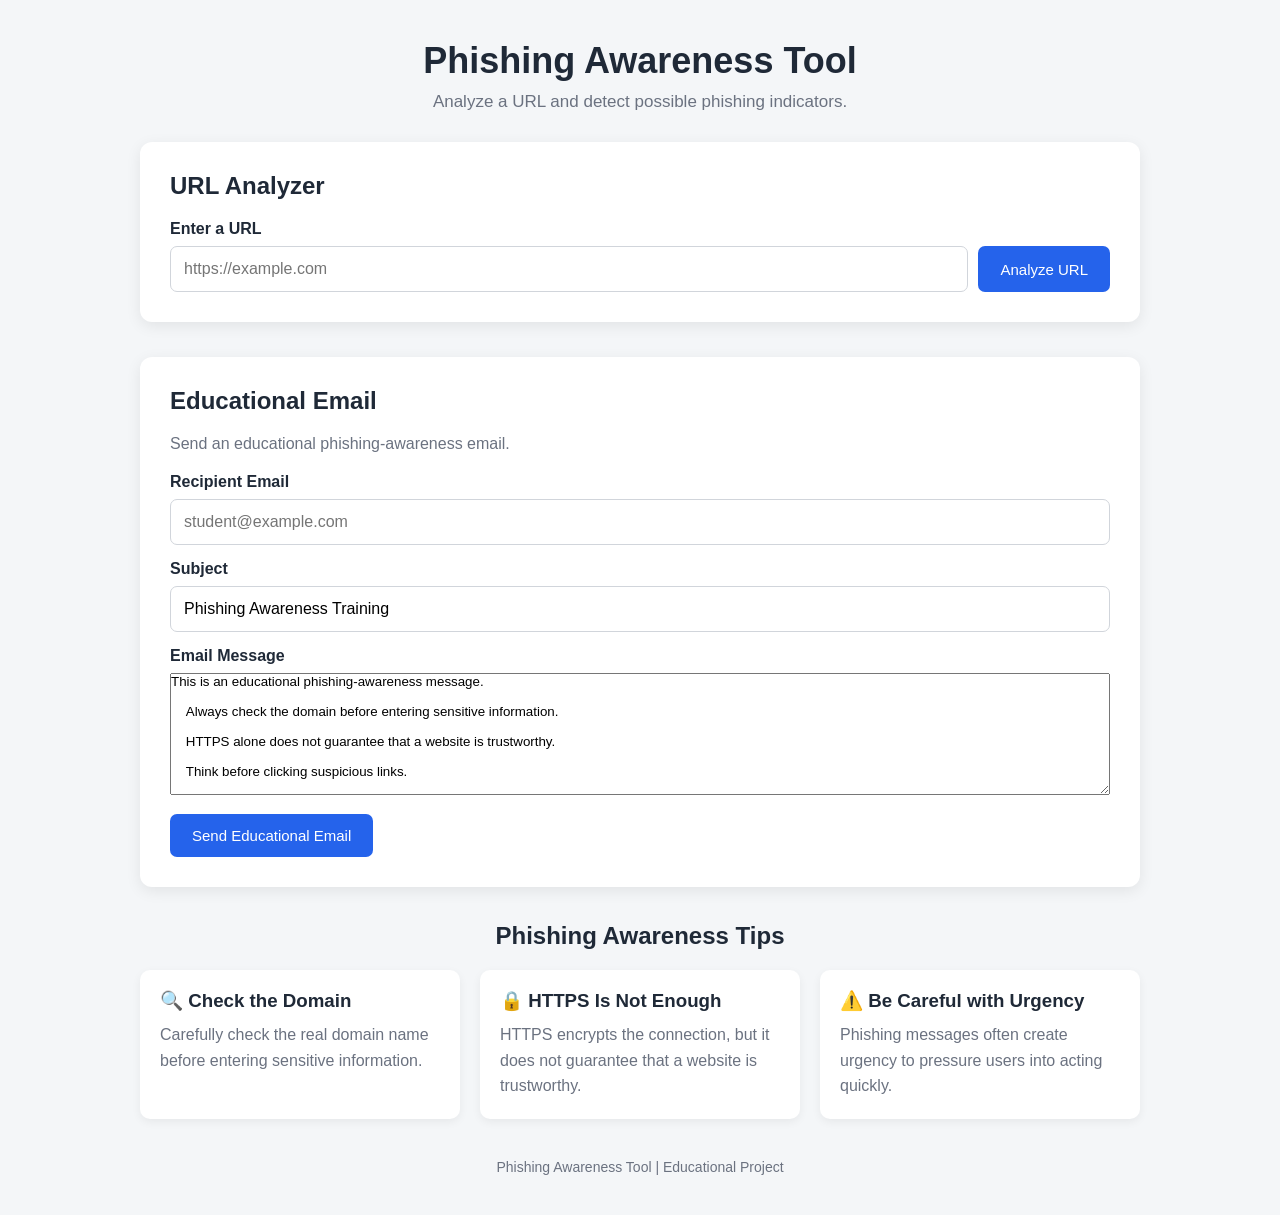
<file: templates/index.html>
<!DOCTYPE html>
<html lang="en">

<head>

    <meta charset="UTF-8">

    <meta
        name="viewport"
        content="width=device-width, initial-scale=1.0"
    >

    <title>Phishing Awareness Tool</title>

    <link
        rel="stylesheet"
        href="/static/css/style.css?v=5"
    >

</head>


<body>

<div class="container">


    <!-- Header -->

    <header class="header">

        <h1>
            Phishing Awareness Tool
        </h1>

        <p>
            Analyze a URL and detect
            possible phishing indicators.
        </p>

    </header>


    <!-- Main Card -->

    <main class="card">

        <h2>
            URL Analyzer
        </h2>


        <form id="analyzeForm">

            <label for="urlInput">
                Enter a URL
            </label>


            <div class="input-group">

                <input
                    type="text"
                    id="urlInput"
                    placeholder="https://example.com"
                    required
                >


                <button type="submit">
                    Analyze URL
                </button>

            </div>

        </form>


        <!-- Loading -->

        <div
            id="loading"
            class="hidden"
        >

            <p>
                Analyzing URL...
            </p>

        </div>


        <!-- Results -->

        <section
            id="result"
            class="result hidden"
        >

            <h2>
                Analysis Result
            </h2>


            <!-- Risk -->

            <div class="risk-card">

                <div class="risk-score-circle">

                    <span id="riskScore">
                        0
                    </span>

                    <small>
                        /100
                    </small>

                </div>


                <div class="risk-info">

                    <p class="risk-title">
                        Risk Level
                    </p>


                    <span
                        id="riskLevel"
                        class="risk-badge"
                    >
                        Unknown
                    </span>

                </div>

            </div>


            <!-- Risk Bar -->

            <div class="risk-bar-container">

                <div class="risk-bar">

                    <div
                        id="riskBar"
                        class="risk-bar-fill"
                    ></div>

                </div>

            <div id="riskSummary" class="risk-summary">
                Waiting for analysis...
            </div>


                <div class="risk-scale">

                    <span>
                        Safe
                    </span>

                    <span>
                        Suspicious
                    </span>

                    <span>
                        High Risk
                    </span>

                </div>

            </div>


            <!-- URL Information -->

            <div class="url-details">

                <h3>
                    URL Information
                </h3>


                <div class="result-item">

                    <span class="label">
                        Hostname:
                    </span>

                    <span id="hostname">
                        -
                    </span>

                </div>


                <div class="result-item">

                    <span class="label">
                        Registered Domain:
                    </span>

                    <span id="registeredDomain">
                        -
                    </span>

                </div>


                <div class="result-item">

                    <span class="label">
                        Subdomain:
                    </span>

                    <span id="subdomain">
                        -
                    </span>

                </div>


                <div class="result-item">

                    <span class="label">
                        Protocol:
                    </span>

                    <span id="protocol">
                        -
                    </span>

                </div>


                <div class="result-item">

                    <span class="label">
                        Subdomain Levels:
                    </span>

                    <span id="subdomainLevels">
                        -
                    </span>

                </div>


                <div class="result-item">

                    <span class="label">
                        TLD:
                    </span>

                    <span id="tld">
                        -
                    </span>

                </div>


                <div class="result-item">

                    <span class="label">
                        Query Parameters:
                    </span>

                    <span id="queryParameterCount">
                        0
                    </span>

                </div>

            </div>


            <!-- Indicators -->

            <div class="reasons-section">

                <h3>
                    Detected Indicators
                </h3>


                <ul id="reasonsList">
                </ul>

            </div>

        </section>


        <!-- Error -->

        <div
            id="error"
            class="error hidden"
        >

            <p id="errorMessage">
                Something went wrong.
            </p>

        </div>

    </main>

    <section class="card email-card">

        <h2>Educational Email</h2>

        <p class="email-description">
            Send an educational phishing-awareness email.
        </p>

        <form id="emailForm">

            <label for="recipientInput">
                Recipient Email
            </label>

            <input
                type="email"
                id="recipientInput"
                placeholder="student@example.com"
                required
            >

            <label for="subjectInput">
                Subject
            </label>

            <input
                type="text"
                id="subjectInput"
                value="Phishing Awareness Training"
                required
            >

            <label for="bodyInput">
                Email Message
            </label>

            <textarea
                id="bodyInput"
                rows="8"
                required
            >This is an educational phishing-awareness message.

    Always check the domain before entering sensitive information.

    HTTPS alone does not guarantee that a website is trustworthy.

    Think before clicking suspicious links.</textarea>

            <button type="submit">
                Send Educational Email
            </button>

        </form>

        <div
            id="emailStatus"
            class="email-status hidden"
        ></div>

    </section>



    <!-- Awareness -->

    <section class="awareness">

        <h2>
            Phishing Awareness Tips
        </h2>


        <div class="tips">


            <div class="tip">

                <h3>
                    🔍 Check the Domain
                </h3>

                <p>
                    Carefully check the real
                    domain name before entering
                    sensitive information.
                </p>

            </div>


            <div class="tip">

                <h3>
                    🔒 HTTPS Is Not Enough
                </h3>

                <p>
                    HTTPS encrypts the connection,
                    but it does not guarantee that
                    a website is trustworthy.
                </p>

            </div>


            <div class="tip">

                <h3>
                    ⚠️ Be Careful with Urgency
                </h3>

                <p>
                    Phishing messages often create
                    urgency to pressure users into
                    acting quickly.
                </p>

            </div>


        </div>

    </section>


    <!-- Footer -->

    <footer>

        <p>
            Phishing Awareness Tool |
            Educational Project
        </p>

    </footer>


</div>


<script
    src="/static/js/script.js?v=5"
></script>


</body>

</html>
</file>
<file: static/css/style.css>
* {
    box-sizing: border-box;
    margin: 0;
    padding: 0;
}


body {
    font-family: Arial, sans-serif;
    background: #f4f6f8;
    color: #1f2937;
    min-height: 100vh;
}


.container {
    width: 90%;
    max-width: 1000px;
    margin: 0 auto;
    padding: 40px 0;
}


/* Header */

.header {
    text-align: center;
    margin-bottom: 30px;
}


.header h1 {
    font-size: 36px;
    margin-bottom: 10px;
}


.header p {
    color: #6b7280;
    font-size: 17px;
}


/* Main Card */

.card {
    background: white;
    border-radius: 12px;
    padding: 30px;
    box-shadow:
        0 4px 15px
        rgba(0, 0, 0, 0.08);
}


.card h2 {
    margin-bottom: 20px;
}


/* Form */

label {
    display: block;
    margin-bottom: 8px;
    font-weight: bold;
}


.input-group {
    display: flex;
    gap: 10px;
}


input {
    flex: 1;
    padding: 13px;
    border: 1px solid #d1d5db;
    border-radius: 7px;
    font-size: 16px;
}


input:focus {
    outline: none;
    border-color: #2563eb;
}


button {
    padding: 13px 22px;
    border: none;
    border-radius: 7px;
    background: #2563eb;
    color: white;
    font-size: 15px;
    cursor: pointer;
}


button:hover {
    background: #1d4ed8;
}


/* Hidden */

.hidden {
    display: none !important;
}


/* Loading */

#loading {
    margin-top: 20px;
    padding: 15px;
    text-align: center;
    background: #eff6ff;
    border-radius: 7px;
}


/* Results */

.result {
    margin-top: 30px;
    padding-top: 25px;
    border-top: 1px solid #e5e7eb;
}


/* Risk Card */

.risk-card {
    display: flex;
    align-items: center;
    justify-content: center;
    gap: 30px;
    margin: 25px 0;
}


.risk-score-circle {
    width: 150px;
    height: 150px;
    border-radius: 50%;

    display: flex;
    align-items: center;
    justify-content: center;

    flex-direction: column;

    background: #f3f4f6;
    border: 8px solid #d1d5db;
}


.risk-score-circle span {
    font-size: 42px;
    font-weight: bold;
}


.risk-score-circle small {
    color: #6b7280;
}


.risk-info {
    text-align: left;
}


.risk-title {
    font-size: 14px;
    color: #6b7280;
    margin-bottom: 8px;
}


.risk-badge {
    display: inline-block;
    padding: 8px 16px;
    border-radius: 20px;
    font-weight: bold;
    background: #e5e7eb;
}


/* Risk Badge States */

.risk-badge.safe {
    background: #dcfce7;
    color: #166534;
}


.risk-badge.suspicious {
    background: #fef3c7;
    color: #92400e;
}


.risk-badge.high-risk {
    background: #fee2e2;
    color: #991b1b;
}


/* Risk Bar */

.risk-bar-container {
    margin: 25px 0;
}


.risk-bar {
    width: 100%;
    height: 18px;
    background: #e5e7eb;
    border-radius: 20px;
    overflow: hidden;
}


.risk-bar-fill {
    height: 100%;
    width: 0;
    background: #f97316;
    border-radius: 20px;
    transition:
        width 0.5s ease;
}


.risk-scale {
    display: flex;
    justify-content: space-between;
    margin-top: 8px;
    font-size: 12px;
    color: #6b7280;
}


/* URL Details */

.url-details {
    margin-top: 25px;
}


.url-details h3 {
    margin-bottom: 12px;
}


.result-item {
    display: flex;
    justify-content: space-between;
    gap: 20px;

    padding: 12px 0;

    border-bottom:
        1px solid #f0f0f0;
}


.result-item span:last-child {
    text-align: right;
    word-break: break-word;
}


.label {
    font-weight: bold;
}


/* Reasons */

.reasons-section {
    margin-top: 25px;
}

.reasons-section h3 {
    margin-bottom: 12px;
}

.reasons-section ul {
    list-style: none;
    padding: 0;
}

/* Each indicator row */

.reasons-section li.indicator-item {
    display: flex !important;
    align-items: center;
    gap: 12px !important;

    background: #fff7ed;
    border-left: 4px solid #f97316;

    padding: 12px;
    margin-bottom: 10px;

    border-radius: 6px;
}

/* Severity badge */

.severity-badge {
    display: inline-flex !important;

    align-items: center;
    justify-content: center;

    flex: 0 0 auto;

    min-width: 68px;

    padding: 5px 10px;

    border-radius: 20px;

    font-size: 11px;
    font-weight: bold;

    line-height: 1;

    color: white;
}

/* Severity colors */

.severity-high {
    background: #dc2626;
}

.severity-medium {
    background: #f97316;
}

.severity-low {
    background: #16a34a;
}

/* Indicator text */

.indicator-reason {
    display: block;

    flex: 1;

    line-height: 1.5;

    word-break: break-word;
}

/* Error */

.error {
    margin-top: 20px;
    padding: 15px;

    background: #fef2f2;

    border-left:
        4px solid #dc2626;

    color: #991b1b;

    border-radius: 5px;
}


/* Awareness */

.awareness {
    margin-top: 35px;
}


.awareness h2 {
    text-align: center;
    margin-bottom: 20px;
}


.tips {
    display: grid;
    grid-template-columns:
        repeat(3, 1fr);

    gap: 20px;
}


.tip {
    background: white;
    padding: 20px;

    border-radius: 10px;

    box-shadow:
        0 3px 10px
        rgba(0, 0, 0, 0.06);
}


.tip h3 {
    margin-bottom: 10px;
}


.tip p {
    color: #6b7280;
    line-height: 1.6;
}


/* Footer */

footer {
    text-align: center;
    margin-top: 40px;

    color: #6b7280;
    font-size: 14px;
}


/* Responsive */

@media (max-width: 700px) {

    .input-group {
        flex-direction: column;
    }


    .tips {
        grid-template-columns: 1fr;
    }


    .header h1 {
        font-size: 28px;
    }
}


@media (max-width: 600px) {

    .risk-card {
        flex-direction: column;
        text-align: center;
    }


    .risk-info {
        text-align: center;
    }


    .result-item {
        flex-direction: column;
        gap: 5px;
    }


    .result-item span:last-child {
        text-align: left;
    }

}

/* Dynamic Risk Colors */

.risk-safe {
    border-color: #22c55e;
    background: #f0fdf4;
}

.risk-suspicious {
    border-color: #f97316;
    background: #fff7ed;
}

.risk-high {
    border-color: #dc2626;
    background: #fef2f2;
}


/* Risk Bar */

.bar-safe {
    background: #22c55e;
}

.bar-suspicious {
    background: #f97316;
}

.bar-high {
    background: #dc2626;
}


/* Risk Badge */

.badge-safe {
    background: #dcfce7;
    color: #166534;
}

.badge-suspicious {
    background: #ffedd5;
    color: #9a3412;
}

.badge-high {
    background: #fee2e2;
    color: #991b1b;
}


/* Risk Summary */

.risk-summary {
    margin: 20px 0;
    padding: 15px;
    border-radius: 8px;
    background: #f8fafc;
    border-left: 4px solid #64748b;
    line-height: 1.6;
    color: #475569;
}

/* Indicator Severity */

.indicator-item {
    display: flex;
    align-items: center;
    gap: 10px;
}


/* Severity Badge */

.severity-badge {
    display: inline-block;
    min-width: 70px;
    text-align: center;
    padding: 5px 8px;
    border-radius: 5px;
    font-size: 11px;
    font-weight: bold;
}


/* Low */

.severity-low {
    background: #dcfce7;
    color: #166534;
}


/* Medium */

.severity-medium {
    background: #ffedd5;
    color: #9a3412;
}


/* High */

.severity-high {
    background: #fee2e2;
    color: #991b1b;
}


.indicator-reason {
    flex: 1;
}


/* Mobile */

@media (max-width: 600px) {

    .indicator-item {
        align-items: flex-start;
        flex-direction: column;
        gap: 6px;
    }

}

/* Detected Indicators */

.indicator-item {
    display: flex;
    align-items: center;
    gap: 10px;

    background: #fff7ed;
    border-left: 4px solid #f97316;

    padding: 12px;
    margin-bottom: 10px;

    border-radius: 6px;
}

.severity-badge {
    display: inline-flex;
    align-items: center;
    justify-content: center;

    min-width: 65px;

    padding: 5px 10px;

    border-radius: 20px;

    font-size: 11px;
    font-weight: bold;

    color: white;
}

.severity-high {
    background: #dc2626;
}

.severity-medium {
    background: #f97316;
}

.severity-low {
    background: #16a34a;
}

.indicator-reason {
    flex: 1;
    line-height: 1.5;
}

.email-card {
    margin-top: 35px;
}

.email-description {
    color: #6b7280;
    margin-bottom: 20px;
}

.email-card input,
.email-card textarea {
    width: 100%;
    margin-bottom: 15px;
    font-family: Arial, sans-serif;
}

.email-card textarea {
    resize: vertical;
}

.email-status {
    margin-top: 15px;
    padding: 12px;
    border-radius: 7px;
    background: #dcfce7;
    color: #166534;
}

.email-error {
    background: #fee2e2;
    color: #991b1b;
}
</file>
